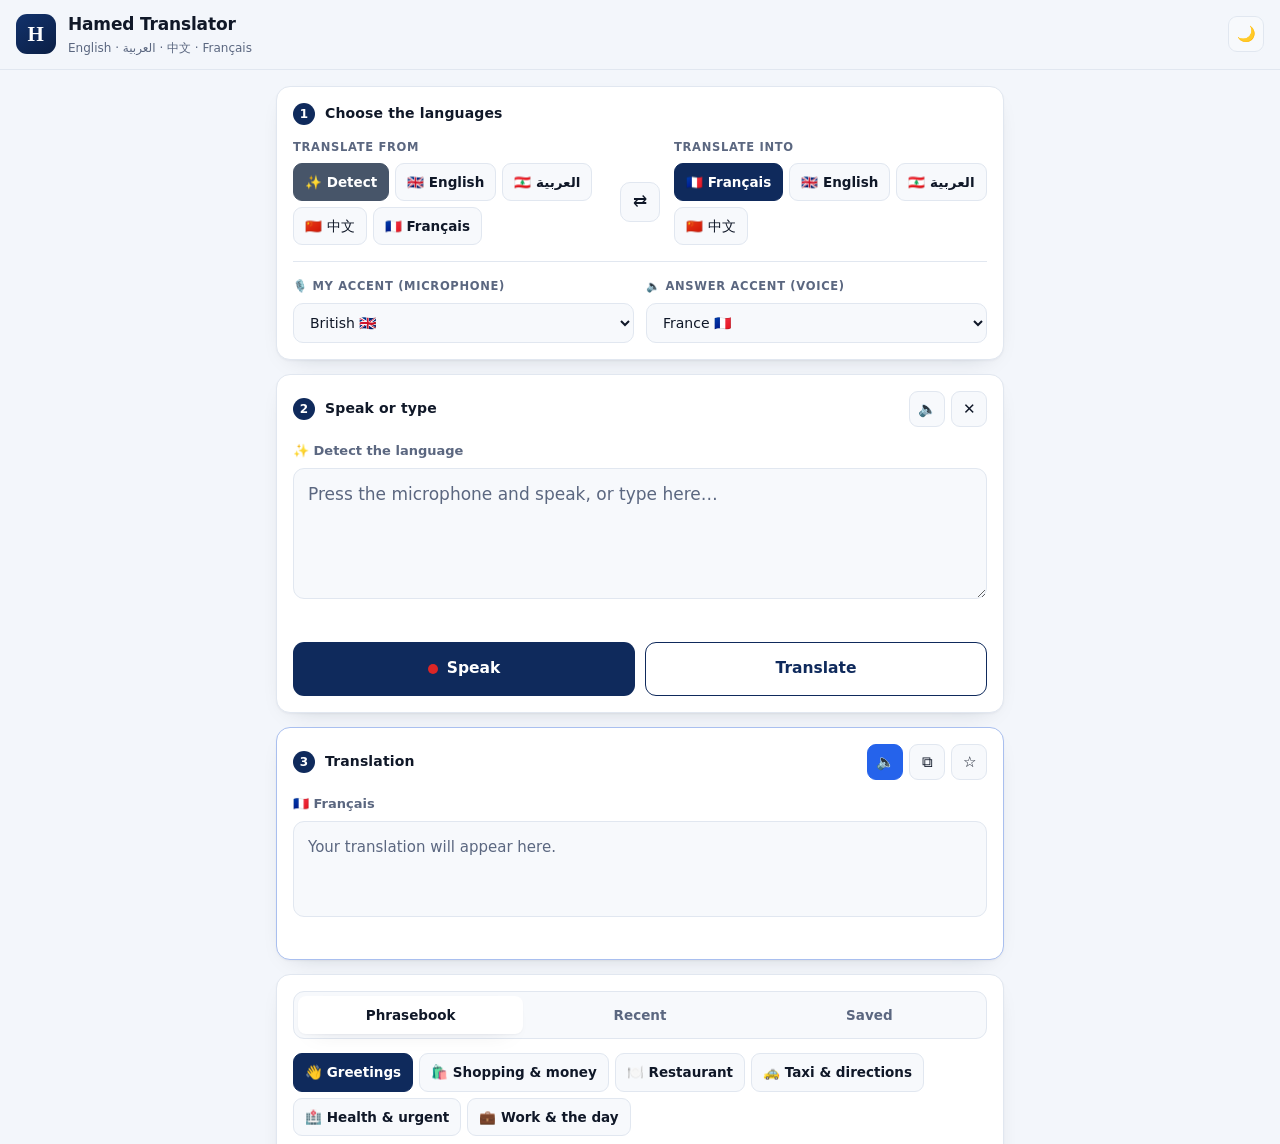
<file: index.html>
<!doctype html>
<meta charset="utf-8">
<title>Hamed Translator</title>
<meta http-equiv="refresh" content="0; url=translator/">
<link rel="canonical" href="translator/">
<p>Opening <a href="translator/">Hamed Translator</a>…</p>
</file>
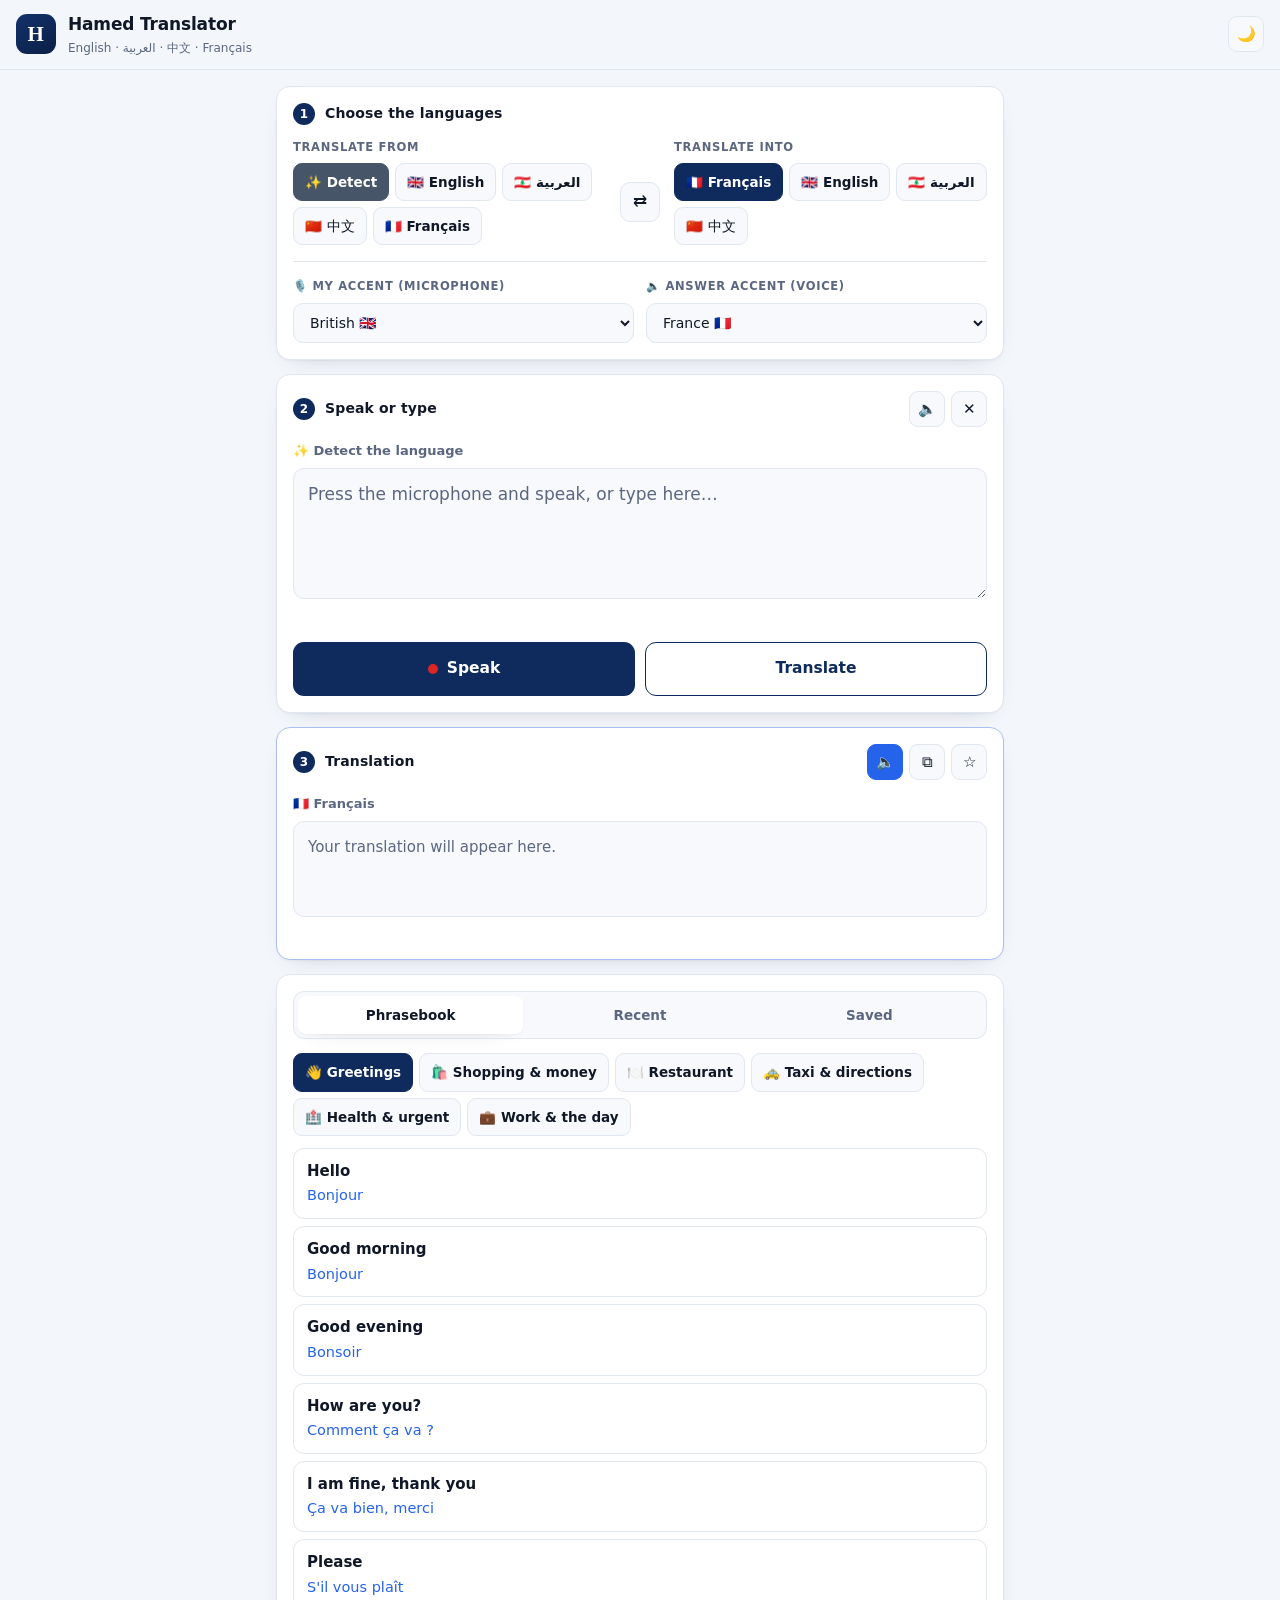
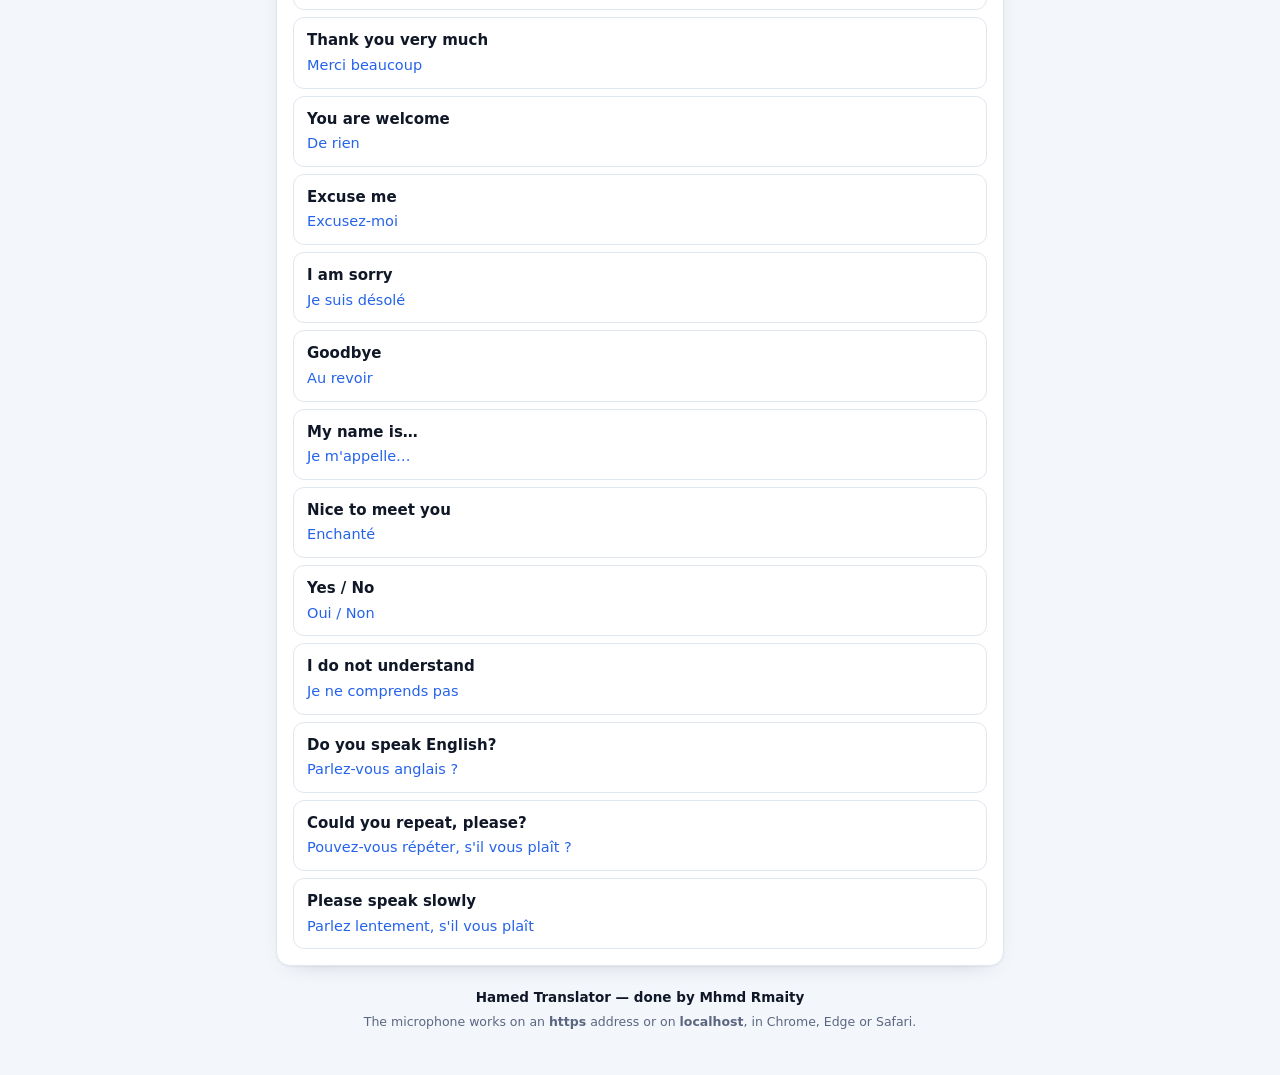
<file: translator/index.html>
<!doctype html>
<html lang="en" dir="ltr">
<head>
<meta charset="utf-8" />
<meta name="viewport" content="width=device-width, initial-scale=1, viewport-fit=cover" />
<title>Hamed Translator — English · العربية · 中文 · Français</title>
<meta name="description" content="Hamed Translator — a simple daily voice translator between English, Arabic, Chinese and French. Made by Mhmd Rmaity." />
<meta name="author" content="Mhmd Rmaity" />
<meta name="theme-color" content="#0f2a5c" />
<link rel="icon" href="data:image/svg+xml,<svg xmlns='http://www.w3.org/2000/svg' viewBox='0 0 64 64'><rect width='64' height='64' rx='14' fill='%230f2a5c'/><text x='50%25' y='52%25' dominant-baseline='middle' text-anchor='middle' font-family='Georgia,serif' font-size='36' fill='%23ffffff'>H</text></svg>" />
<link rel="stylesheet" href="styles.css" />
</head>
<body>

<header class="topbar">
  <div class="brand">
    <span class="brand-mark" aria-hidden="true">H</span>
    <div class="brand-text">
      <h1>Hamed Translator</h1>
      <p>English · العربية · 中文 · Français</p>
    </div>
  </div>
  <button id="themeBtn" class="icon-btn" type="button" title="Light or dark mode" aria-label="Switch between light and dark mode">🌙</button>
</header>

<main class="wrap">

  <!-- ======================= STEP 1 — LANGUAGES ======================= -->
  <section class="card" aria-labelledby="stepLang">
    <div class="step">
      <span class="step-no">1</span>
      <h2 id="stepLang" class="step-title">Choose the languages</h2>
    </div>

    <div class="lang-grid">
      <div class="lang-side">
        <span class="field-label">Translate from</span>
        <div id="sourceChips" class="chips" role="radiogroup" aria-label="Source language"></div>
      </div>

      <button id="swapBtn" class="swap-btn" type="button" title="Swap the two languages" aria-label="Swap the two languages">
        <span aria-hidden="true">⇄</span>
      </button>

      <div class="lang-side">
        <span class="field-label">Translate into</span>
        <div id="targetChips" class="chips" role="radiogroup" aria-label="Target language"></div>
      </div>
    </div>

    <div class="accent-grid">
      <label class="field">
        <span class="field-label">🎙️ My accent (microphone)</span>
        <select id="sourceAccent" aria-label="Accent used by the microphone"></select>
      </label>
      <label class="field">
        <span class="field-label">🔈 Answer accent (voice)</span>
        <select id="targetAccent" aria-label="Accent used to read the translation"></select>
      </label>
    </div>
  </section>

  <!-- ======================= STEP 2 — SPEAK OR TYPE ======================= -->
  <section class="card" aria-labelledby="stepSay">
    <div class="step">
      <span class="step-no">2</span>
      <h2 id="stepSay" class="step-title">Speak or type</h2>
      <div class="card-tools">
        <button id="listenSourceBtn" class="icon-btn" type="button" title="Read this text out loud" aria-label="Read the text out loud">🔈</button>
        <button id="clearBtn" class="icon-btn" type="button" title="Clear the text" aria-label="Clear the text">✕</button>
      </div>
    </div>

    <p id="sourceTitle" class="lang-now">English</p>

    <textarea id="sourceText" rows="4" placeholder="Press the microphone and speak, or type here…" autocomplete="off" spellcheck="false"></textarea>

    <p id="micStatus" class="hint" role="status" aria-live="polite"></p>

    <div class="actions">
      <button id="micBtn" class="btn btn-mic" type="button" aria-label="Record my voice">
        <span class="mic-dot" aria-hidden="true"></span>
        <span class="mic-text">Speak</span>
      </button>
      <button id="translateBtn" class="btn btn-primary" type="button">Translate</button>
    </div>
  </section>

  <!-- ======================= STEP 3 — RESULT ======================= -->
  <section class="card card-result" aria-labelledby="stepOut">
    <div class="step">
      <span class="step-no">3</span>
      <h2 id="stepOut" class="step-title">Translation</h2>
      <div class="card-tools">
        <button id="listenTargetBtn" class="icon-btn icon-btn-solid" type="button" title="Listen to the translation" aria-label="Listen to the translation">🔈</button>
        <button id="copyBtn" class="icon-btn" type="button" title="Copy the translation" aria-label="Copy the translation">⧉</button>
        <button id="saveBtn" class="icon-btn" type="button" title="Keep this translation" aria-label="Save the translation">☆</button>
      </div>
    </div>

    <p id="targetTitle" class="lang-now">Français</p>
    <div id="targetText" class="output" aria-live="polite">Your translation will appear here.</div>
    <p id="meta" class="hint"></p>
  </section>

  <!-- ======================= LIBRARY ======================= -->
  <section class="card">
    <div class="tabs" role="tablist">
      <button class="tab is-active" role="tab" data-tab="phrases" aria-selected="true">Phrasebook</button>
      <button class="tab" role="tab" data-tab="history" aria-selected="false">Recent</button>
      <button class="tab" role="tab" data-tab="saved" aria-selected="false">Saved</button>
    </div>

    <div id="tab-phrases" class="tab-body" role="tabpanel">
      <div id="phraseCats" class="chips chips-plain"></div>
      <div id="phraseList" class="phrase-list"></div>
    </div>

    <div id="tab-history" class="tab-body" role="tabpanel" hidden>
      <div id="historyList" class="entry-list"></div>
      <button id="clearHistoryBtn" class="text-btn" type="button">Clear the list</button>
    </div>

    <div id="tab-saved" class="tab-body" role="tabpanel" hidden>
      <div id="savedList" class="entry-list"></div>
    </div>
  </section>

  <footer class="foot">
    <p class="credit">Hamed Translator — done by <strong>Mhmd Rmaity</strong></p>
    <p>The microphone works on an <strong>https</strong> address or on <strong>localhost</strong>, in Chrome, Edge or Safari.</p>
  </footer>
</main>

<div id="toast" class="toast" role="status" aria-live="polite"></div>

<script src="phrasebook.js"></script>
<script src="app.js"></script>
</body>
</html>
</file>
<file: translator/styles.css>
/* ==========================================================================
   Hamed Translator — stylesheet
   Done by Mhmd Rmaity
   ========================================================================== */

:root {
  /* Brand */
  --navy: #0f2a5c;
  --navy-soft: #1b3f82;
  --blue: #2563eb;
  --teal: #0d9488;
  --red: #dc2626;
  --amber: #d97706;

  /* Surfaces */
  --bg: #f3f6fb;
  --surface: #ffffff;
  --surface-2: #f7f9fc;
  --ink: #101828;
  --muted: #5b6780;
  --line: #e1e7f0;
  --shadow: 0 1px 2px rgba(16, 24, 40, 0.04), 0 8px 24px -16px rgba(16, 24, 40, 0.28);
  --radius: 14px;
}

@media (prefers-color-scheme: dark) {
  :root:not([data-theme="light"]) {
    --bg: #0a1120;
    --surface: #121b2c;
    --surface-2: #172237;
    --ink: #eef2f9;
    --muted: #9aa8c0;
    --line: #23304a;
    --navy: #cdd9f2;
    --navy-soft: #e5ecfa;
    --shadow: 0 1px 2px rgba(0, 0, 0, 0.4), 0 10px 30px -18px rgba(0, 0, 0, 0.9);
  }
}

:root[data-theme="dark"] {
  --bg: #0a1120;
  --surface: #121b2c;
  --surface-2: #172237;
  --ink: #eef2f9;
  --muted: #9aa8c0;
  --line: #23304a;
  --navy: #cdd9f2;
  --navy-soft: #e5ecfa;
  --shadow: 0 1px 2px rgba(0, 0, 0, 0.4), 0 10px 30px -18px rgba(0, 0, 0, 0.9);
}

* { box-sizing: border-box; }

html, body {
  margin: 0;
  padding: 0;
  background: var(--bg);
  color: var(--ink);
  font-family: "Inter", "Segoe UI", system-ui, -apple-system, "Noto Sans Arabic",
               "Noto Sans SC", "Helvetica Neue", Arial, sans-serif;
  font-size: 16px;
  line-height: 1.5;
  -webkit-font-smoothing: antialiased;
}

/* --------------------------------------------------------------- Header -- */
.topbar {
  position: sticky;
  top: 0;
  z-index: 20;
  display: flex;
  align-items: center;
  justify-content: space-between;
  gap: 12px;
  padding: 12px 16px;
  background: color-mix(in srgb, var(--bg) 88%, transparent);
  backdrop-filter: blur(10px);
  -webkit-backdrop-filter: blur(10px);
  border-bottom: 1px solid var(--line);
}

.brand { display: flex; align-items: center; gap: 12px; min-width: 0; }

.brand-mark {
  flex: none;
  width: 40px;
  height: 40px;
  display: grid;
  place-items: center;
  border-radius: 11px;
  background: linear-gradient(145deg, #12326c, #0b1f45);
  color: #fff;
  font-family: Georgia, "Times New Roman", serif;
  font-size: 21px;
  font-weight: 700;
  letter-spacing: 0.02em;
}

.brand-text { min-width: 0; }

.brand-text h1 {
  margin: 0;
  font-size: 17px;
  font-weight: 650;
  letter-spacing: -0.01em;
  color: var(--ink);
}

.brand-text p {
  margin: 1px 0 0;
  font-size: 12px;
  color: var(--muted);
  white-space: nowrap;
  overflow: hidden;
  text-overflow: ellipsis;
}

/* --------------------------------------------------------------- Layout -- */
.wrap {
  max-width: 760px;
  margin: 0 auto;
  padding: 16px 16px 40px;
  display: grid;
  gap: 14px;
}

.card {
  background: var(--surface);
  border: 1px solid var(--line);
  border-radius: var(--radius);
  box-shadow: var(--shadow);
  padding: 16px;
}

.card-result { border-color: color-mix(in srgb, var(--blue) 30%, var(--line)); }

/* Step heading ------------------------------------------------------------ */
.step {
  display: flex;
  align-items: center;
  gap: 10px;
  margin-bottom: 14px;
}

.step-no {
  flex: none;
  width: 22px;
  height: 22px;
  display: grid;
  place-items: center;
  border-radius: 50%;
  background: var(--navy);
  color: var(--surface);
  font-size: 12px;
  font-weight: 700;
}

.step-title {
  margin: 0;
  font-size: 14px;
  font-weight: 650;
  letter-spacing: 0.01em;
  color: var(--ink);
}

.card-tools { margin-inline-start: auto; display: flex; gap: 6px; }

/* Fields ------------------------------------------------------------------ */
.field-label {
  display: block;
  font-size: 11.5px;
  font-weight: 600;
  letter-spacing: 0.06em;
  text-transform: uppercase;
  color: var(--muted);
  margin-bottom: 7px;
}

.field { display: block; min-width: 0; }

select {
  width: 100%;
  font: inherit;
  font-size: 14px;
  padding: 10px 12px;
  border-radius: 10px;
  border: 1px solid var(--line);
  background: var(--surface-2);
  color: var(--ink);
  cursor: pointer;
}

.lang-grid {
  display: grid;
  grid-template-columns: 1fr auto 1fr;
  align-items: start;
  gap: 14px;
}

.lang-side { min-width: 0; }

.accent-grid {
  display: grid;
  grid-template-columns: 1fr 1fr;
  gap: 12px;
  margin-top: 16px;
  padding-top: 16px;
  border-top: 1px solid var(--line);
}

/* Chips ------------------------------------------------------------------- */
.chips { display: flex; flex-wrap: wrap; gap: 6px; }

.chip {
  display: inline-flex;
  align-items: center;
  gap: 6px;
  border: 1px solid var(--line);
  background: var(--surface-2);
  color: var(--ink);
  border-radius: 9px;
  padding: 8px 11px;
  font: inherit;
  font-size: 13.5px;
  font-weight: 550;
  cursor: pointer;
  transition: border-color 0.15s ease, background 0.15s ease;
}

.chip:hover { border-color: var(--c1, var(--blue)); }

.chip[aria-checked="true"] {
  background: var(--c1, var(--navy));
  border-color: var(--c1, var(--navy));
  color: #fff;
  font-weight: 650;
}

.chips-plain .chip[aria-checked="true"] {
  background: var(--navy);
  border-color: var(--navy);
  color: var(--surface);
}

.swap-btn {
  align-self: center;
  margin-top: 20px;
  width: 40px;
  height: 40px;
  flex: none;
  border: 1px solid var(--line);
  border-radius: 10px;
  background: var(--surface-2);
  color: var(--ink);
  font-size: 17px;
  cursor: pointer;
  transition: background 0.15s ease, color 0.15s ease;
}

.swap-btn:hover { background: var(--navy); color: var(--surface); }

/* Text areas and output --------------------------------------------------- */
.lang-now {
  margin: 0 0 8px;
  font-size: 13px;
  font-weight: 600;
  color: var(--muted);
}

textarea {
  width: 100%;
  font: inherit;
  font-size: 17px;
  line-height: 1.55;
  padding: 12px 14px;
  border-radius: 11px;
  border: 1px solid var(--line);
  background: var(--surface-2);
  color: var(--ink);
  resize: vertical;
  min-height: 112px;
}

textarea::placeholder { color: var(--muted); }
textarea[dir="rtl"] { font-size: 19px; }

textarea:focus, select:focus, button:focus-visible {
  outline: 2px solid var(--blue);
  outline-offset: 2px;
}

.output {
  min-height: 96px;
  font-size: 20px;
  line-height: 1.5;
  padding: 14px;
  border-radius: 11px;
  border: 1px solid var(--line);
  background: var(--surface-2);
  white-space: pre-wrap;
  word-break: break-word;
}

.output.is-empty, .output.is-loading {
  color: var(--muted);
  font-size: 15px;
}

.hint {
  min-height: 18px;
  margin: 8px 2px 0;
  font-size: 12.5px;
  color: var(--muted);
}

/* Buttons ----------------------------------------------------------------- */
.actions {
  display: grid;
  grid-template-columns: 1fr 1fr;
  gap: 10px;
  margin-top: 10px;
}

.btn {
  display: inline-flex;
  align-items: center;
  justify-content: center;
  gap: 9px;
  border-radius: 11px;
  padding: 14px 18px;
  font: inherit;
  font-size: 15.5px;
  font-weight: 650;
  cursor: pointer;
  border: 1px solid transparent;
  transition: background 0.15s ease, border-color 0.15s ease, opacity 0.15s ease;
}

.btn-mic {
  background: var(--navy);
  color: var(--surface);
}

.btn-mic:hover { background: var(--navy-soft); }

.mic-dot {
  width: 10px;
  height: 10px;
  border-radius: 50%;
  background: var(--red);
  flex: none;
}

.btn-mic.is-listening { background: var(--red); color: #fff; }
.btn-mic.is-listening .mic-dot { background: #fff; animation: blink 1s steps(2, start) infinite; }

@keyframes blink { 50% { opacity: 0.25; } }

.btn-primary {
  background: var(--surface);
  border-color: var(--navy);
  color: var(--navy);
}

.btn-primary:hover { background: var(--surface-2); }
.btn:disabled { opacity: 0.55; cursor: not-allowed; }

.icon-btn {
  width: 36px;
  height: 36px;
  flex: none;
  display: grid;
  place-items: center;
  font-size: 15px;
  cursor: pointer;
  border-radius: 9px;
  border: 1px solid var(--line);
  background: var(--surface-2);
  color: var(--ink);
  transition: border-color 0.15s ease, background 0.15s ease;
}

.icon-btn:hover { border-color: var(--blue); }

.icon-btn-solid {
  background: var(--blue);
  border-color: var(--blue);
  color: #fff;
}

.icon-btn.is-on {
  background: var(--teal);
  border-color: var(--teal);
  color: #fff;
}

/* Tabs and lists ---------------------------------------------------------- */
.tabs {
  display: flex;
  gap: 4px;
  padding: 4px;
  margin-bottom: 14px;
  border: 1px solid var(--line);
  border-radius: 11px;
  background: var(--surface-2);
}

.tab {
  flex: 1;
  border: none;
  background: transparent;
  color: var(--muted);
  border-radius: 8px;
  padding: 9px 10px;
  font: inherit;
  font-size: 13.5px;
  font-weight: 600;
  cursor: pointer;
}

.tab.is-active {
  background: var(--surface);
  color: var(--ink);
  box-shadow: var(--shadow);
}

.phrase-list { display: grid; gap: 7px; margin-top: 12px; }

.phrase {
  display: grid;
  gap: 3px;
  width: 100%;
  text-align: start;
  cursor: pointer;
  border: 1px solid var(--line);
  border-radius: 11px;
  padding: 11px 13px;
  background: var(--surface);
  color: var(--ink);
  font: inherit;
  transition: border-color 0.15s ease, background 0.15s ease;
}

.phrase:hover { border-color: var(--blue); background: var(--surface-2); }
.phrase .p-src { font-size: 15px; font-weight: 600; }
.phrase .p-dst { font-size: 14.5px; color: var(--blue); }

.entry-list { display: grid; gap: 7px; }

.entry {
  border: 1px solid var(--line);
  border-radius: 11px;
  padding: 11px 13px;
  background: var(--surface);
  display: grid;
  gap: 3px;
}

.entry .e-src { font-size: 13.5px; color: var(--muted); }
.entry .e-dst { font-size: 16px; font-weight: 600; }
.entry-actions { display: flex; flex-wrap: wrap; gap: 6px; margin-top: 7px; }

.entry-actions button {
  border: 1px solid var(--line);
  background: var(--surface-2);
  color: var(--ink);
  border-radius: 8px;
  padding: 6px 10px;
  font: inherit;
  font-size: 13px;
  cursor: pointer;
}

.entry-actions button:hover { border-color: var(--blue); }

.empty-note { color: var(--muted); font-size: 14px; padding: 6px 2px; margin: 0; }

.text-btn {
  margin-top: 10px;
  border: none;
  background: transparent;
  color: var(--blue);
  font: inherit;
  font-size: 13px;
  font-weight: 600;
  cursor: pointer;
  padding: 4px;
}

/* Footer and toast -------------------------------------------------------- */
.foot {
  text-align: center;
  color: var(--muted);
  font-size: 12.5px;
  line-height: 1.7;
  padding-top: 4px;
}

.foot p { margin: 2px 0; }
.credit { color: var(--ink); font-size: 13.5px; font-weight: 600; }

.toast {
  position: fixed;
  left: 50%;
  bottom: 22px;
  transform: translate(-50%, 16px);
  background: var(--ink);
  color: var(--bg);
  padding: 10px 18px;
  border-radius: 10px;
  font-size: 14px;
  font-weight: 600;
  opacity: 0;
  pointer-events: none;
  transition: opacity 0.18s ease, transform 0.18s ease;
  z-index: 60;
}

.toast.is-visible { opacity: 1; transform: translate(-50%, 0); }

[dir="rtl"] { text-align: right; }

/* Phones ------------------------------------------------------------------ */
@media (max-width: 640px) {
  .lang-grid { grid-template-columns: 1fr; gap: 12px; }
  .swap-btn { margin: 0; justify-self: center; }
  .accent-grid { grid-template-columns: 1fr; }
  .actions { grid-template-columns: 1fr; }
  .output { font-size: 19px; }
}

@media (prefers-reduced-motion: reduce) {
  * { animation: none !important; transition: none !important; }
}
</file>
